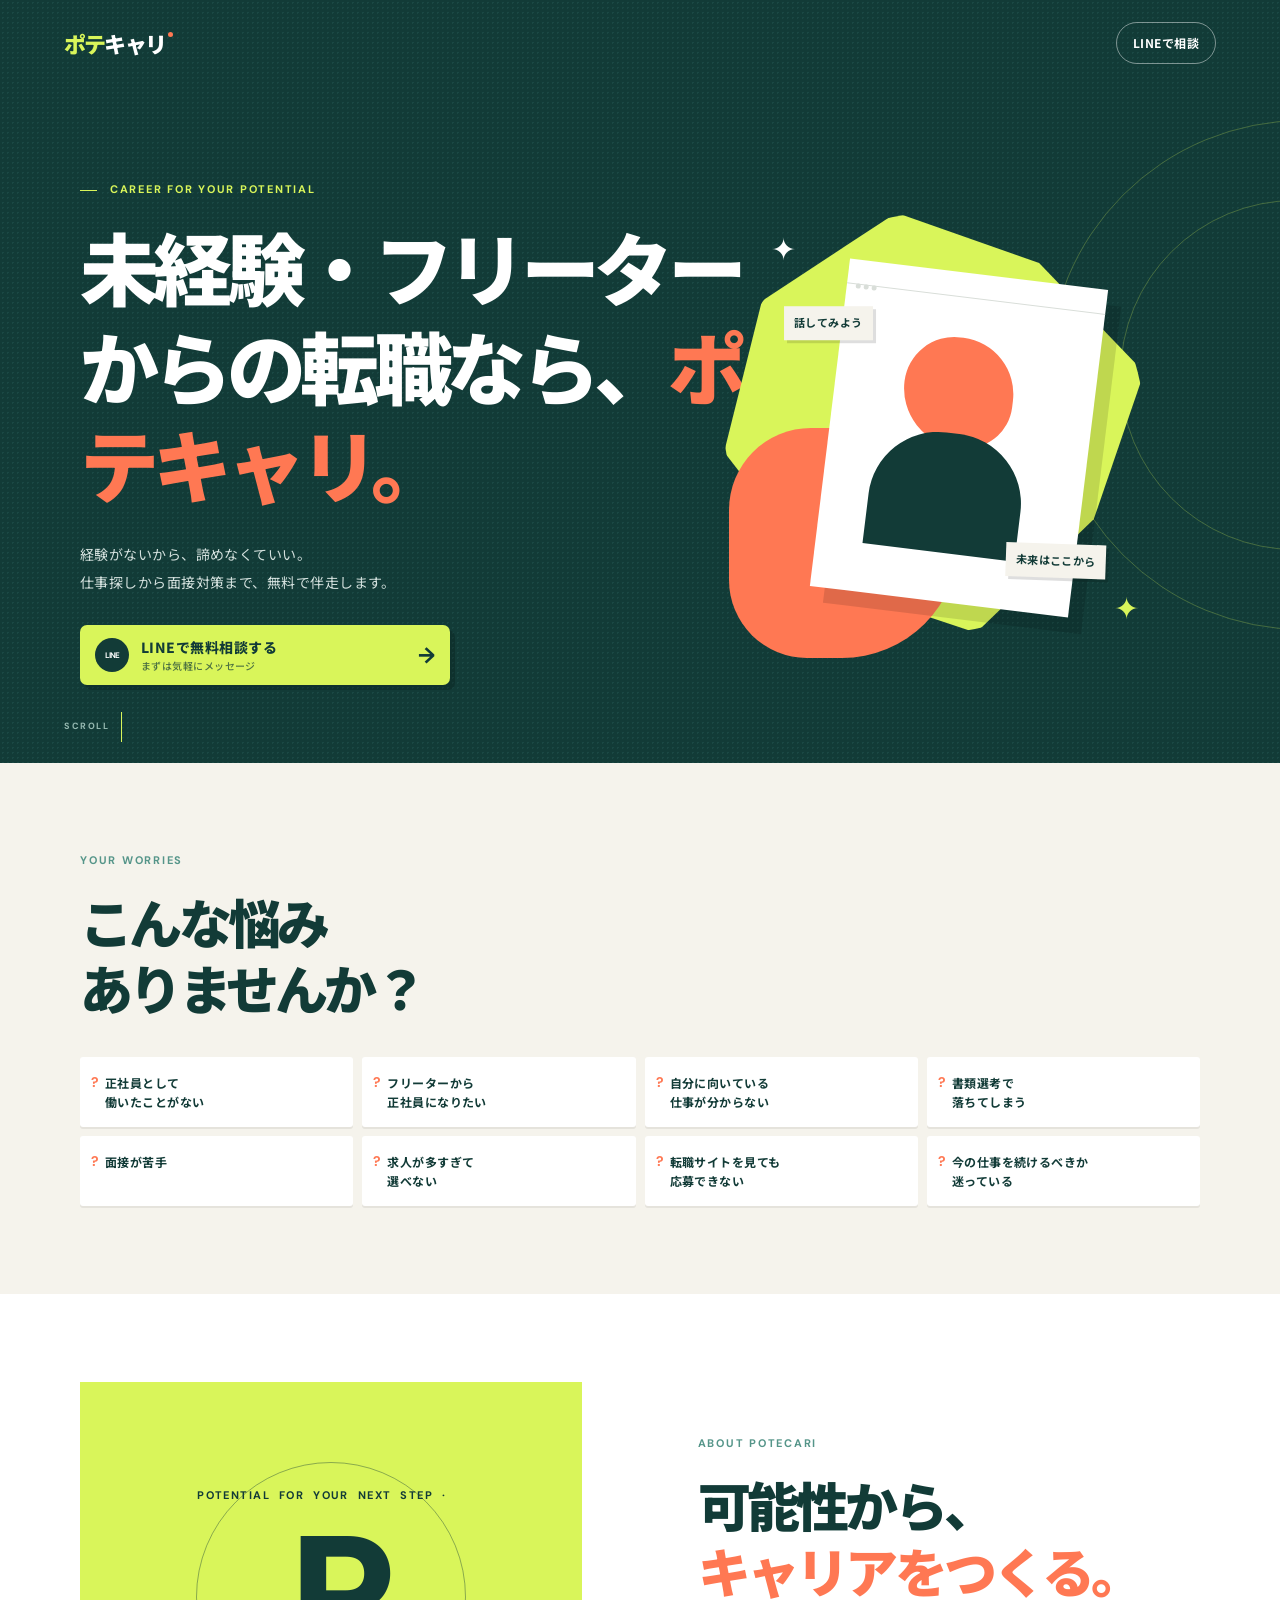
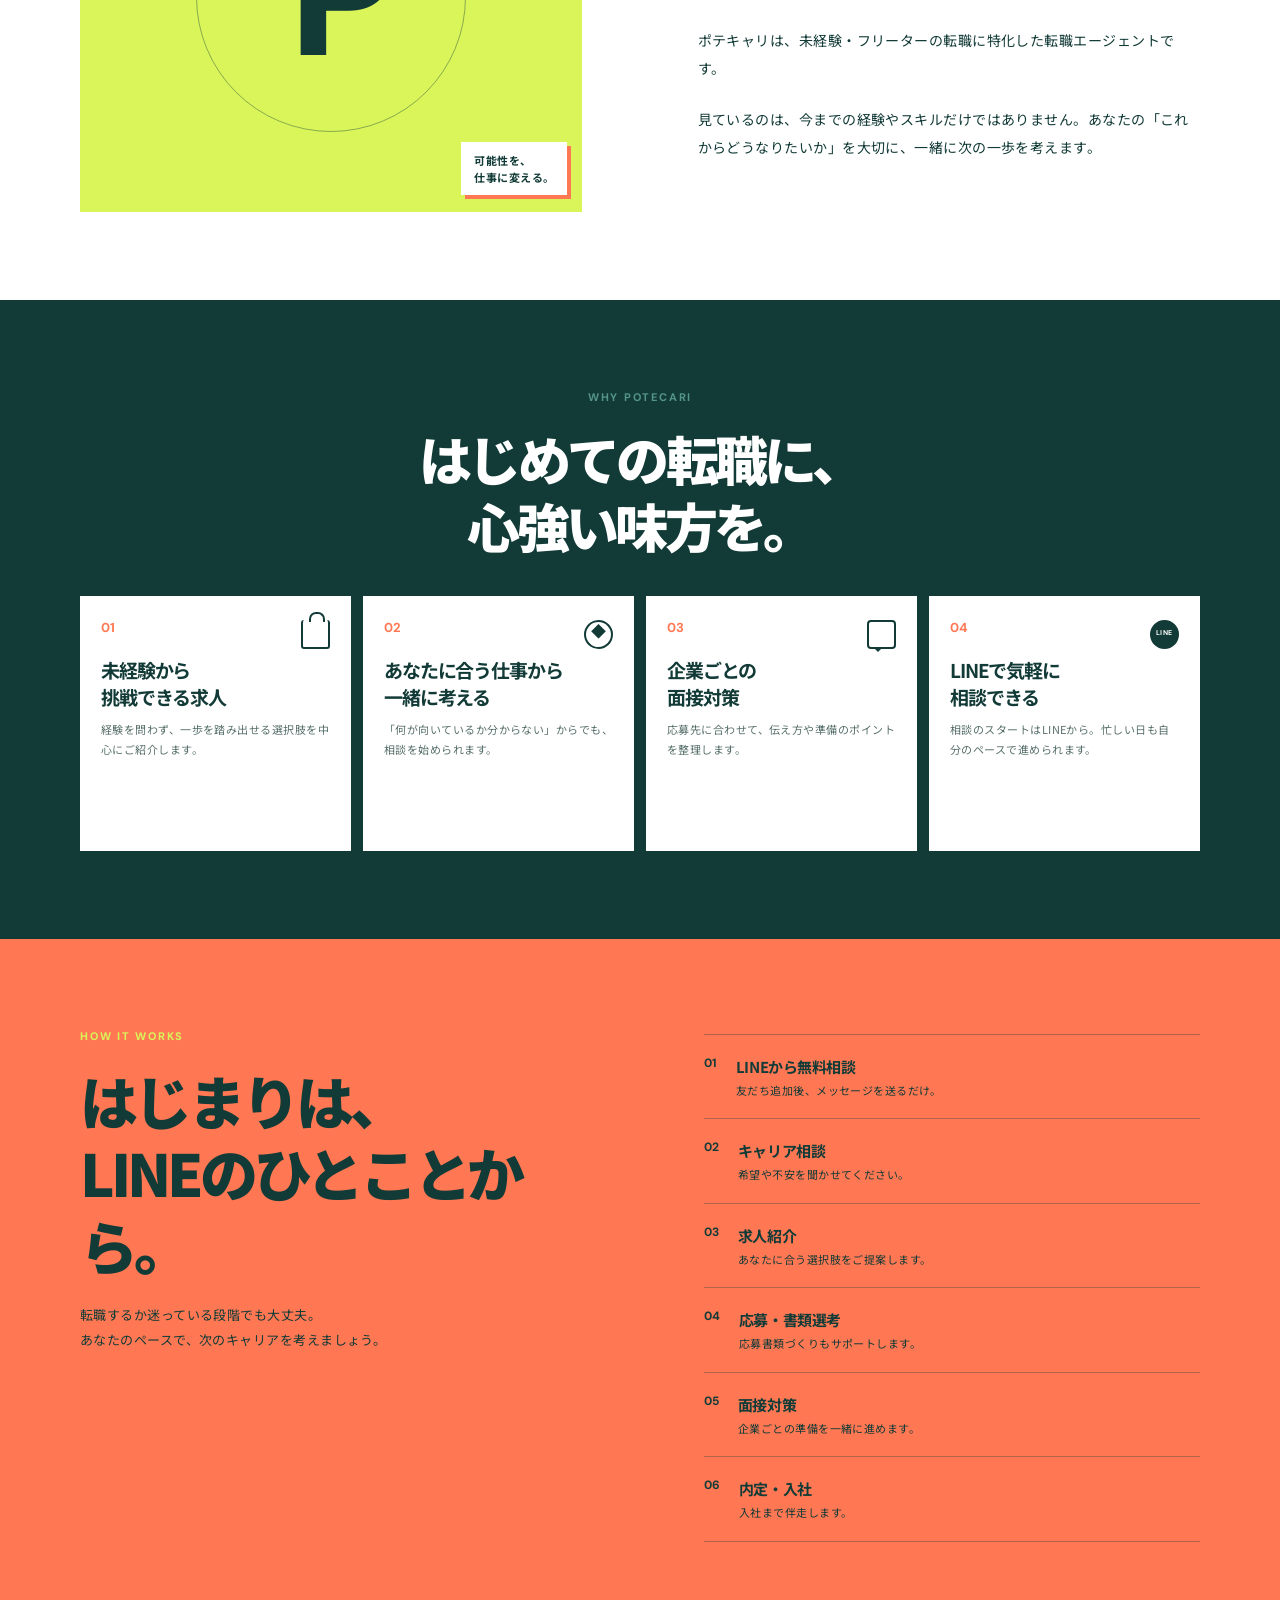
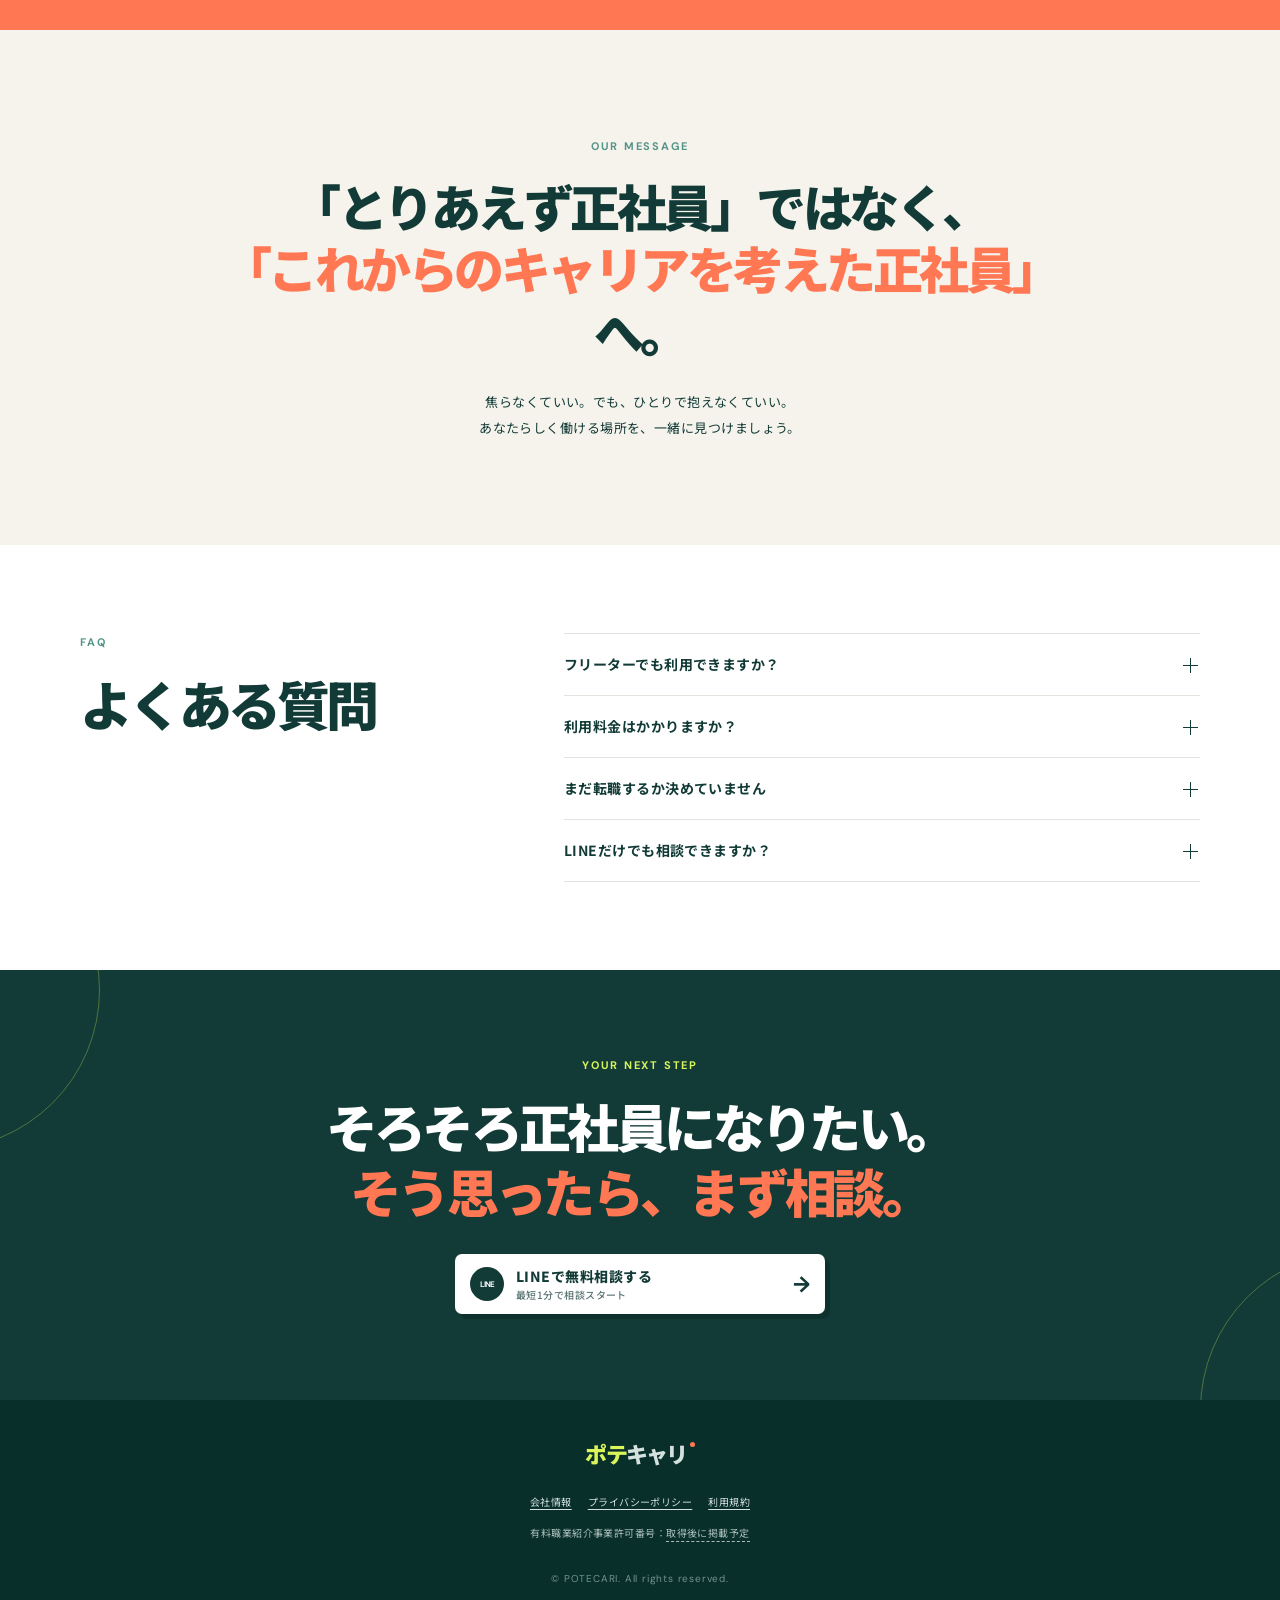
<file: index.html>
<!doctype html>
<html lang="ja">
<head>
  <script type="application/ld+json">
{
  "@context": "https://schema.org",
  "@type": "WebSite",
  "name": "ポテキャリ",
  "url": "https://potecari-lp-public.vercel.app/"
}
</script>
  <meta charset="utf-8">
  <meta name="google-site-verification" content="hh4vtnW7W467KeeMRlnfvdAeL01IjpplAnAd-NgaeJI">
  <meta name="viewport" content="width=device-width, initial-scale=1">
  <meta name="description" content="ポテキャリは、未経験・フリーターから正社員を目指す方のための転職エージェントです。仕事探しから応募書類・面接対策まで、LINEで無料相談できます。">
  <meta name="robots" content="index,follow,max-image-preview:large">
  <meta name="theme-color" content="#104b45">
  <link rel="canonical" href="https://potecari-lp-public.vercel.app/">
  <link rel="icon" href="S__124329987.jpg" type="image/jpeg">
  <meta property="og:type" content="website">
  <meta property="og:locale" content="ja_JP">
  <meta property="og:site_name" content="ポテキャリ">
  <meta property="og:title" content="ポテキャリ｜未経験・フリーター向け転職エージェント">
  <meta property="og:description" content="未経験・フリーターから正社員を目指す方へ。仕事探しから面接対策まで、LINEで無料相談できます。">
  <meta property="og:url" content="https://potecari-lp-public.vercel.app/">
  <meta property="og:image" content="https://potecari-lp-public.vercel.app/ogp.svg">
  <meta property="og:image:alt" content="ポテキャリ｜未経験・フリーターの転職をサポート">
  <meta name="twitter:card" content="summary_large_image">
  <meta name="twitter:title" content="ポテキャリ｜未経験・フリーター向け転職エージェント">
  <meta name="twitter:description" content="未経験・フリーターから正社員を目指す方へ。LINEで無料相談できます。">
  <meta name="twitter:image" content="https://potecari-lp-public.vercel.app/ogp.svg">
  <title>ポテキャリ｜未経験・フリーター向け転職エージェント｜無料相談</title>
  <link rel="preconnect" href="https://fonts.googleapis.com">
  <link rel="preconnect" href="https://fonts.gstatic.com" crossorigin>
  <link href="https://fonts.googleapis.com/css2?family=DM+Sans:wght@500;600;700&family=Noto+Sans+JP:wght@400;500;600;700;800;900&display=swap" rel="stylesheet">
  <link rel="stylesheet" href="style.css">
  <script type="application/ld+json">
  {"@context":"https://schema.org","@type":"Service","name":"ポテキャリ","description":"未経験・フリーターから正社員を目指す方の転職をサポートする転職エージェント","url":"https://potecari-lp-public.vercel.app/","areaServed":{"@type":"Country","name":"日本"},"audience":{"@type":"Audience","audienceType":"未経験・フリーターから正社員を目指す求職者"},"availableChannel":{"@type":"ServiceChannel","serviceUrl":"https://lin.ee/Qs5M61v"}}
  </script>
</head>
<body>
  <a class="skip-link" href="#main">本文へ移動</a>
  <header class="header"><a class="logo" href="#top" aria-label="ポテキャリ トップへ"><span>ポテ</span>キャリ<i></i></a><a class="header-cta" href="https://lin.ee/Qs5M61v" target="_blank" rel="noopener noreferrer">LINEで相談</a></header>
  <main id="main">
    <section class="hero" id="top" aria-labelledby="hero-title">
      <div class="hero-noise"></div><div class="hero-orbit orbit-a"></div><div class="hero-orbit orbit-b"></div>
      <div class="container hero-grid">
        <div class="hero-copy">
          <p class="eyebrow light"><span></span> CAREER FOR YOUR POTENTIAL</p>
          <h1 id="hero-title"><span style="white-space: nowrap;">未経験・フリーター</span><br>からの転職なら、<em>ポテキャリ。</em></h1>
          <p class="hero-lead">経験がないから、諦めなくていい。<br>仕事探しから面接対策まで、無料で伴走します。</p>
          <a class="line-button large" href="https://lin.ee/Qs5M61v" target="_blank" rel="noopener noreferrer"><b class="line-mark">LINE</b><span>LINEで無料相談する<small>まずは気軽にメッセージ</small></span><strong>→</strong></a>
        </div>
        <div class="hero-art" aria-hidden="true"><div class="blob blob-one"></div><div class="blob blob-two"></div><div class="person-card"><div class="card-top"><span></span><span></span><span></span></div><div class="person"><div class="head"></div><div class="body"></div></div><div class="chat chat-one">話してみよう</div><div class="chat chat-two">未来はここから</div></div><div class="spark spark-a">✦</div><div class="spark spark-b">✦</div></div>
      </div>
      <p class="hero-scroll">SCROLL <span></span></p>
    </section>
    <section class="section worries" aria-labelledby="worries-title"><div class="container"><div class="section-head reveal"><p class="eyebrow">YOUR WORRIES</p><h2 id="worries-title">こんな悩み<br>ありませんか？</h2></div><ul class="worry-grid reveal-stagger"><li>正社員として<br>働いたことがない</li><li>フリーターから<br>正社員になりたい</li><li>自分に向いている<br>仕事が分からない</li><li>書類選考で<br>落ちてしまう</li><li>面接が苦手</li><li>求人が多すぎて<br>選べない</li><li>転職サイトを見ても<br>応募できない</li><li>今の仕事を続けるべきか<br>迷っている</li></ul></div></section>
    <section class="section intro" aria-labelledby="intro-title"><div class="container intro-layout"><div class="intro-graphic reveal"><div class="circle-text">POTENTIAL&nbsp; FOR&nbsp; YOUR&nbsp; NEXT&nbsp; STEP&nbsp; ·&nbsp;</div><div class="potential">P</div><div class="tiny-card">可能性を、<br>仕事に変える。</div></div><div class="intro-copy reveal"><p class="eyebrow">ABOUT POTECARI</p><h2 id="intro-title">可能性から、<br><em>キャリアをつくる。</em></h2><p>ポテキャリは、未経験・フリーターの転職に特化した転職エージェントです。</p><p>見ているのは、今までの経験やスキルだけではありません。あなたの「これからどうなりたいか」を大切に、一緒に次の一歩を考えます。</p></div></div></section>
    <section class="section reasons" aria-labelledby="reasons-title"><div class="container"><div class="section-head centered reveal"><p class="eyebrow">WHY POTECARI</p><h2 id="reasons-title">はじめての転職に、<br>心強い味方を。</h2></div><div class="reason-grid"><article class="reason-card reveal"><div class="reason-num">01</div><div class="icon bag" aria-hidden="true"></div><h3>未経験から<br>挑戦できる求人</h3><p>経験を問わず、一歩を踏み出せる選択肢を中心にご紹介します。</p></article><article class="reason-card reveal"><div class="reason-num">02</div><div class="icon compass" aria-hidden="true"></div><h3>あなたに合う仕事から<br>一緒に考える</h3><p>「何が向いているか分からない」からでも、相談を始められます。</p></article><article class="reason-card reveal"><div class="reason-num">03</div><div class="icon message" aria-hidden="true"></div><h3>企業ごとの<br>面接対策</h3><p>応募先に合わせて、伝え方や準備のポイントを整理します。</p></article><article class="reason-card reveal"><div class="reason-num">04</div><div class="icon line-icon" aria-hidden="true"></div><h3>LINEで気軽に<br>相談できる</h3><p>相談のスタートはLINEから。忙しい日も自分のペースで進められます。</p></article></div></div></section>
    <section class="section process" aria-labelledby="process-title"><div class="container"><div class="process-intro reveal"><p class="eyebrow light">HOW IT WORKS</p><h2 id="process-title">はじまりは、<br>LINEのひとことから。</h2><p>転職するか迷っている段階でも大丈夫。<br>あなたのペースで、次のキャリアを考えましょう。</p></div><ol class="steps"><li class="reveal"><b>01</b><div><h3>LINEから無料相談</h3><p>友だち追加後、メッセージを送るだけ。</p></div></li><li class="reveal"><b>02</b><div><h3>キャリア相談</h3><p>希望や不安を聞かせてください。</p></div></li><li class="reveal"><b>03</b><div><h3>求人紹介</h3><p>あなたに合う選択肢をご提案します。</p></div></li><li class="reveal"><b>04</b><div><h3>応募・書類選考</h3><p>応募書類づくりもサポートします。</p></div></li><li class="reveal"><b>05</b><div><h3>面接対策</h3><p>企業ごとの準備を一緒に進めます。</p></div></li><li class="reveal"><b>06</b><div><h3>内定・入社</h3><p>入社まで伴走します。</p></div></li></ol></div></section>
    <section class="message-section"><div class="container reveal"><p class="eyebrow">OUR MESSAGE</p><blockquote>「とりあえず正社員」ではなく、<br><em>「これからのキャリアを考えた正社員」</em>へ。</blockquote><p class="message-copy">焦らなくていい。でも、ひとりで抱えなくていい。<br>あなたらしく働ける場所を、一緒に見つけましょう。</p></div></section>
    <section class="section faq" aria-labelledby="faq-title"><div class="container faq-layout"><div class="section-head reveal"><p class="eyebrow">FAQ</p><h2 id="faq-title">よくある質問</h2></div><div class="faq-list reveal"><details><summary>フリーターでも利用できますか？<span></span></summary><p>はい。フリーター、既卒の方、正社員経験が少ない方など、これから正社員を目指したい方のご相談を受け付けています。</p></details><details><summary>利用料金はかかりますか？<span></span></summary><p>求職者の方は無料でご利用いただけます。相談から求人紹介、選考対策まで費用はかかりません。</p></details><details><summary>まだ転職するか決めていません<span></span></summary><p>もちろん大丈夫です。転職するか迷っている段階でも、今後の働き方について気軽にご相談ください。</p></details><details><summary>LINEだけでも相談できますか？<span></span></summary><p>はい。まずは公式LINEを友だち追加して、気になることをメッセージでお送りください。</p></details></div></div></section>
    <section class="final-cta" id="contact"><div class="cta-shape shape-left"></div><div class="cta-shape shape-right"></div><div class="container reveal"><p class="eyebrow light">YOUR NEXT STEP</p><h2>そろそろ正社員になりたい。<br><em>そう思ったら、まず相談。</em></h2><a class="line-button large white" href="https://lin.ee/Qs5M61v" target="_blank" rel="noopener noreferrer"><b class="line-mark">LINE</b><span>LINEで無料相談する<small>最短1分で相談スタート</small></span><strong>→</strong></a></div></section>
  </main>
  <footer><a class="logo" href="#top"><span>ポテ</span>キャリ<i></i></a><div class="footer-links"><a href="company.html">会社情報</a><a href="privacy.html">プライバシーポリシー</a><a href="terms.html">利用規約</a></div><p class="license-placeholder">有料職業紹介事業許可番号：<span>取得後に掲載予定</span></p><small>© POTECARI. All rights reserved.</small></footer>
  <a class="bottom-cta" href="https://lin.ee/Qs5M61v" target="_blank" rel="noopener noreferrer"><b class="line-mark">LINE</b>LINEで無料相談する <span>→</span></a>
  <script src="script.js" defer></script>
</body>
</html>
</file>
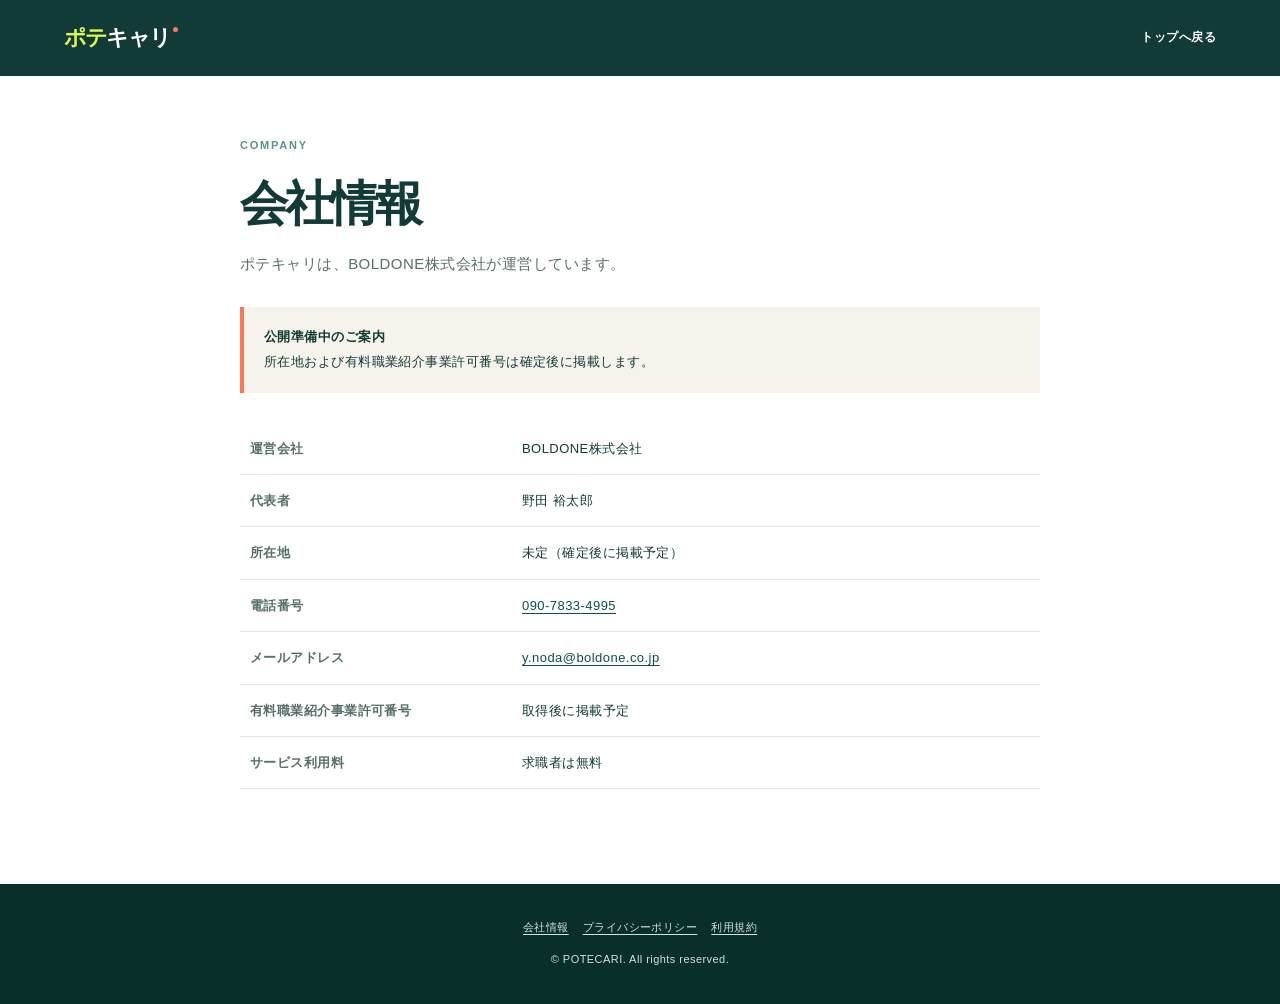
<file: company.html>
<!doctype html>
<html lang="ja"><head><meta charset="utf-8"><meta name="viewport" content="width=device-width, initial-scale=1"><meta name="description" content="ポテキャリの運営会社情報です。"><meta name="robots" content="noindex,follow"><link rel="icon" href="favicon.svg" type="image/svg+xml"><link rel="stylesheet" href="style.css"><title>会社情報｜ポテキャリ</title><style>.subhead{height:76px;background:#123b37;color:#fff;display:flex;align-items:center;justify-content:space-between;padding:0 clamp(20px,5vw,72px)}.back{font-size:12px;font-weight:700}.legal{max-width:800px;padding:60px 0 95px}.legal h1{font-size:clamp(31px,5vw,48px);letter-spacing:-.06em;line-height:1.3;margin:0 0 10px}.lead{color:#58706b}.note{background:#f5f3ec;border-left:4px solid #ff7853;padding:18px 20px;font-size:13px;line-height:1.9;margin:30px 0}.company{width:100%;border-collapse:collapse;margin-top:22px;font-size:13px}.company th,.company td{border-bottom:1px solid #e0e5dd;padding:14px 10px;text-align:left;vertical-align:top}.company th{width:34%;color:#58706b}.company a{color:#0d5149;text-decoration:underline;text-underline-offset:3px}.subfoot{padding:34px 20px;text-align:center;background:#092f2b;color:#d4e1de;font-size:11px}.subfoot nav{display:flex;gap:14px;justify-content:center;flex-wrap:wrap;margin-bottom:12px}.subfoot a{text-decoration:underline;text-underline-offset:3px}</style></head>
<body><a class="skip-link" href="#main">本文へ移動</a><header class="subhead"><a class="logo" href="index.html"><span>ポテ</span>キャリ<i></i></a><a class="back" href="index.html">トップへ戻る</a></header><main id="main"><div class="container legal"><p class="eyebrow">COMPANY</p><h1>会社情報</h1><p class="lead">ポテキャリは、BOLDONE株式会社が運営しています。</p><div class="note"><strong>公開準備中のご案内</strong><br>所在地および有料職業紹介事業許可番号は確定後に掲載します。</div><table class="company"><tbody><tr><th>運営会社</th><td>BOLDONE株式会社</td></tr><tr><th>代表者</th><td>野田 裕太郎</td></tr><tr><th>所在地</th><td>未定（確定後に掲載予定）</td></tr><tr><th>電話番号</th><td><a href="tel:09078334995">090-7833-4995</a></td></tr><tr><th>メールアドレス</th><td><a href="mailto:y.noda@boldone.co.jp">y.noda@boldone.co.jp</a></td></tr><tr><th>有料職業紹介事業許可番号</th><td>取得後に掲載予定</td></tr><tr><th>サービス利用料</th><td>求職者は無料</td></tr></tbody></table></div></main><footer class="subfoot"><nav><a href="company.html">会社情報</a><a href="privacy.html">プライバシーポリシー</a><a href="terms.html">利用規約</a></nav>© POTECARI. All rights reserved.</footer></body></html>
</file>
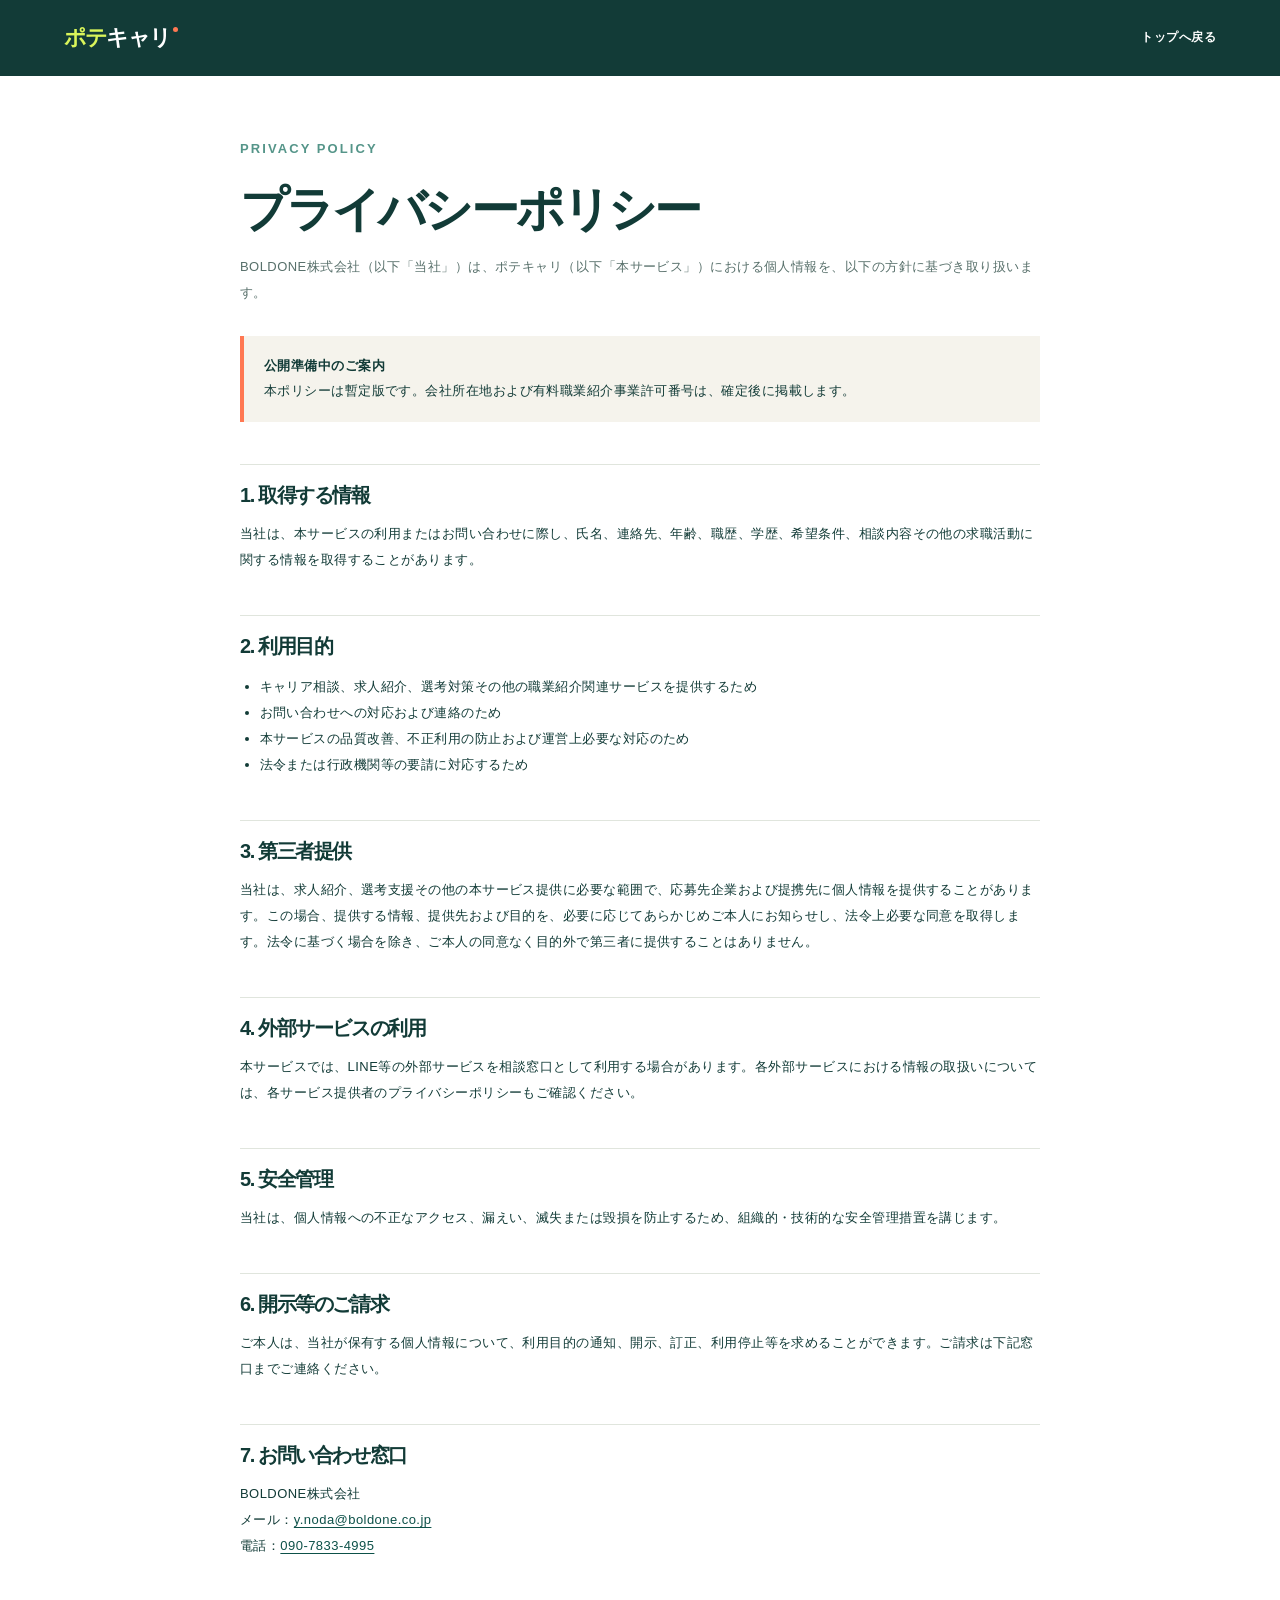
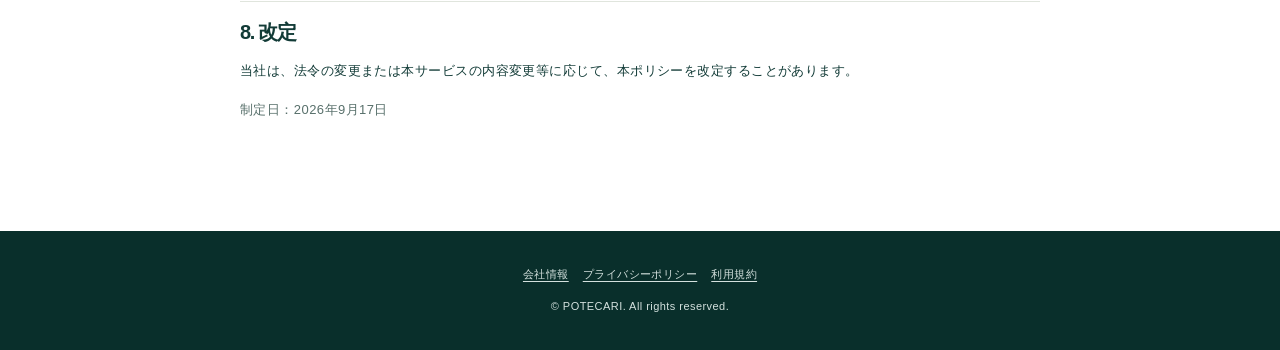
<file: privacy.html>
<!doctype html>
<html lang="ja"><head><meta charset="utf-8"><meta name="viewport" content="width=device-width, initial-scale=1"><meta name="description" content="ポテキャリのプライバシーポリシーです。"><meta name="robots" content="noindex,follow"><link rel="icon" href="favicon.svg" type="image/svg+xml"><link rel="stylesheet" href="style.css"><title>プライバシーポリシー｜ポテキャリ</title><style>.subhead{height:76px;background:#123b37;color:#fff;display:flex;align-items:center;justify-content:space-between;padding:0 clamp(20px,5vw,72px)}.back{font-size:12px;font-weight:700}.legal{max-width:800px;padding:60px 0 95px}.legal h1{font-size:clamp(31px,5vw,48px);letter-spacing:-.06em;line-height:1.3;margin:0 0 10px}.legal h2{font-size:20px;margin:42px 0 12px;padding-top:18px;border-top:1px solid #e0e5dd}.legal p,.legal li{font-size:13px;line-height:2}.legal ul{padding-left:1.3em}.lead{color:#58706b}.note{background:#f5f3ec;border-left:4px solid #ff7853;padding:18px 20px;font-size:13px;line-height:1.9;margin:30px 0}.subfoot{padding:34px 20px;text-align:center;background:#092f2b;color:#d4e1de;font-size:11px}.subfoot nav{display:flex;gap:14px;justify-content:center;flex-wrap:wrap;margin-bottom:12px}.subfoot a{text-decoration:underline;text-underline-offset:3px}.legal a{color:#0d5149;text-decoration:underline;text-underline-offset:3px}</style></head>
<body><a class="skip-link" href="#main">本文へ移動</a><header class="subhead"><a class="logo" href="index.html"><span>ポテ</span>キャリ<i></i></a><a class="back" href="index.html">トップへ戻る</a></header><main id="main"><div class="container legal"><p class="eyebrow">PRIVACY POLICY</p><h1>プライバシーポリシー</h1><p class="lead">BOLDONE株式会社（以下「当社」）は、ポテキャリ（以下「本サービス」）における個人情報を、以下の方針に基づき取り扱います。</p><div class="note"><strong>公開準備中のご案内</strong><br>本ポリシーは暫定版です。会社所在地および有料職業紹介事業許可番号は、確定後に掲載します。</div><h2>1. 取得する情報</h2><p>当社は、本サービスの利用またはお問い合わせに際し、氏名、連絡先、年齢、職歴、学歴、希望条件、相談内容その他の求職活動に関する情報を取得することがあります。</p><h2>2. 利用目的</h2><ul><li>キャリア相談、求人紹介、選考対策その他の職業紹介関連サービスを提供するため</li><li>お問い合わせへの対応および連絡のため</li><li>本サービスの品質改善、不正利用の防止および運営上必要な対応のため</li><li>法令または行政機関等の要請に対応するため</li></ul><h2>3. 第三者提供</h2><p>当社は、求人紹介、選考支援その他の本サービス提供に必要な範囲で、応募先企業および提携先に個人情報を提供することがあります。この場合、提供する情報、提供先および目的を、必要に応じてあらかじめご本人にお知らせし、法令上必要な同意を取得します。法令に基づく場合を除き、ご本人の同意なく目的外で第三者に提供することはありません。</p><h2>4. 外部サービスの利用</h2><p>本サービスでは、LINE等の外部サービスを相談窓口として利用する場合があります。各外部サービスにおける情報の取扱いについては、各サービス提供者のプライバシーポリシーもご確認ください。</p><h2>5. 安全管理</h2><p>当社は、個人情報への不正なアクセス、漏えい、滅失または毀損を防止するため、組織的・技術的な安全管理措置を講じます。</p><h2>6. 開示等のご請求</h2><p>ご本人は、当社が保有する個人情報について、利用目的の通知、開示、訂正、利用停止等を求めることができます。ご請求は下記窓口までご連絡ください。</p><h2>7. お問い合わせ窓口</h2><p>BOLDONE株式会社<br>メール：<a href="mailto:y.noda@boldone.co.jp">y.noda@boldone.co.jp</a><br>電話：<a href="tel:09078334995">090-7833-4995</a></p><h2>8. 改定</h2><p>当社は、法令の変更または本サービスの内容変更等に応じて、本ポリシーを改定することがあります。</p><p class="lead">制定日：2026年9月17日</p></div></main><footer class="subfoot"><nav><a href="company.html">会社情報</a><a href="privacy.html">プライバシーポリシー</a><a href="terms.html">利用規約</a></nav>© POTECARI. All rights reserved.</footer></body></html>
</file>
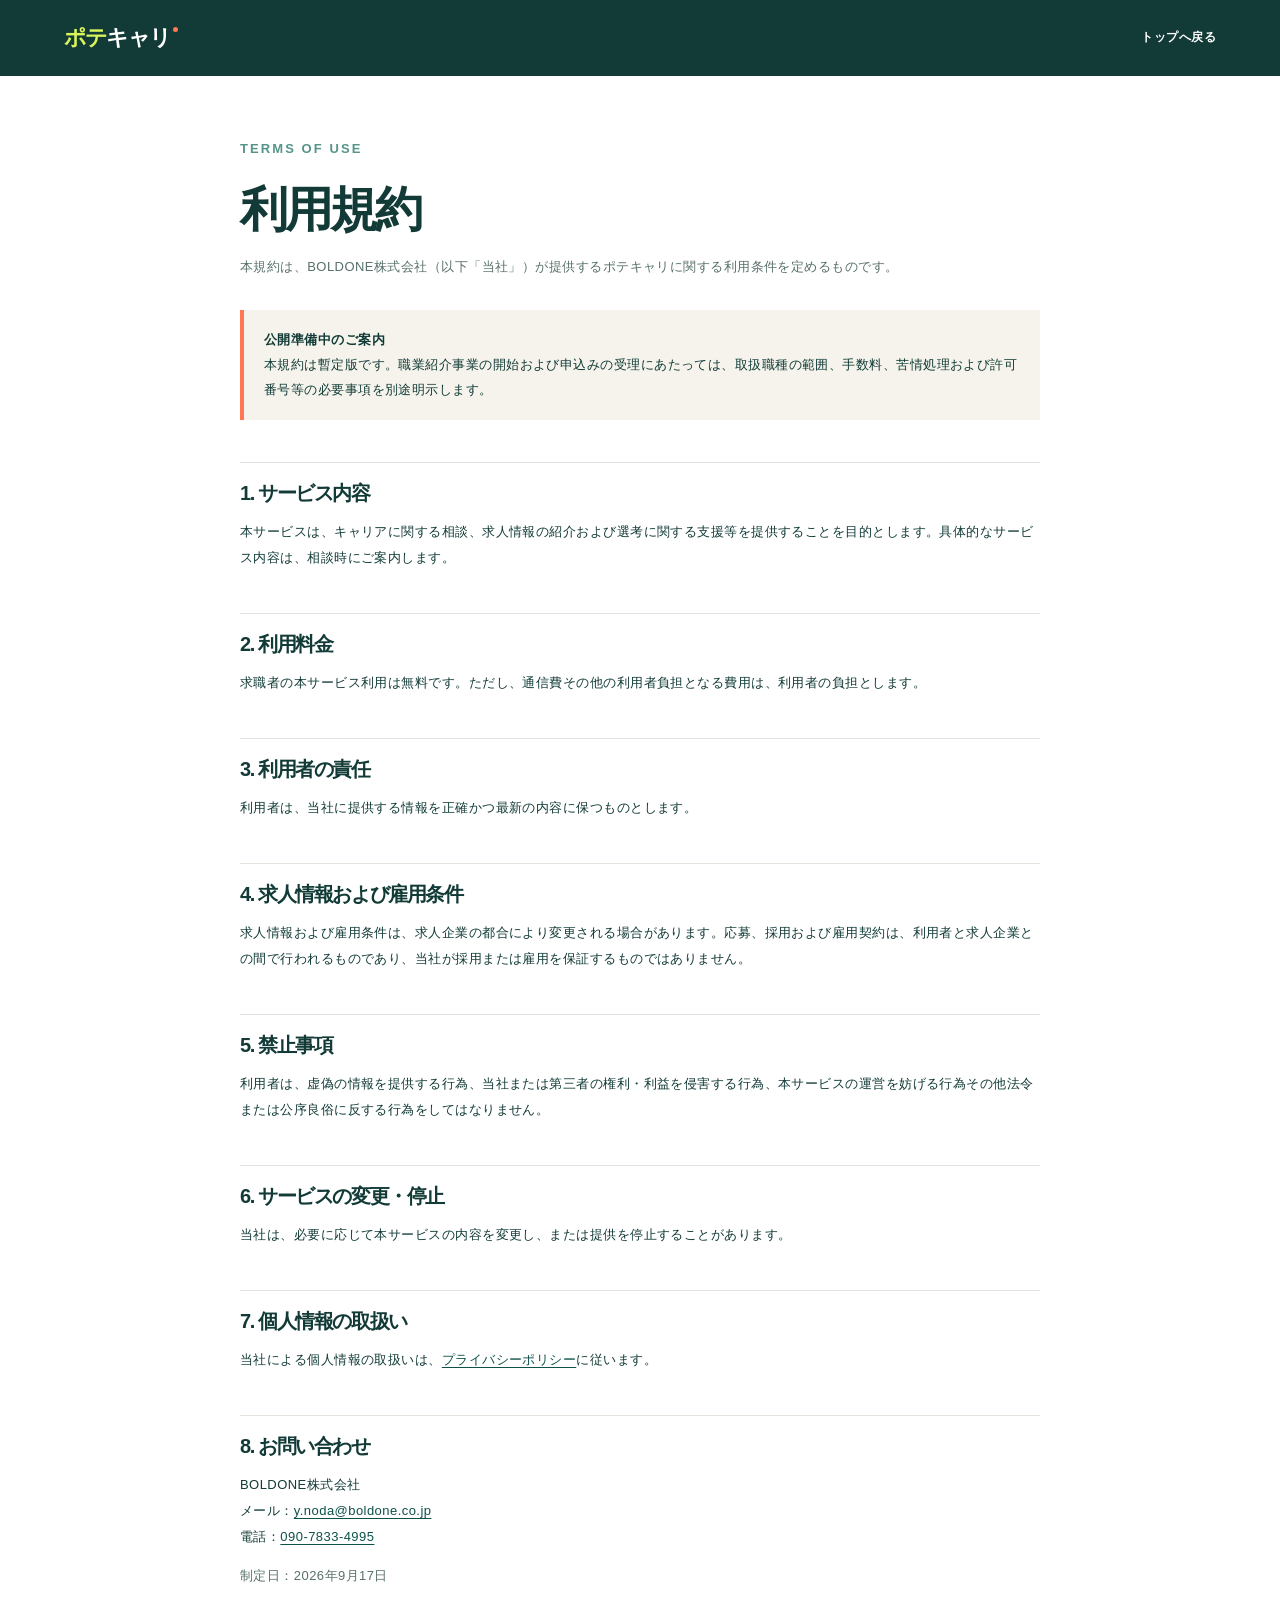
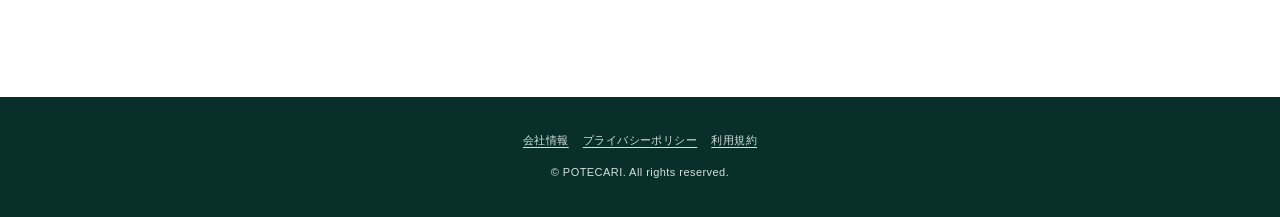
<file: terms.html>
<!doctype html>
<html lang="ja"><head><meta charset="utf-8"><meta name="viewport" content="width=device-width, initial-scale=1"><meta name="description" content="ポテキャリの利用規約です。"><meta name="robots" content="noindex,follow"><link rel="icon" href="favicon.svg" type="image/svg+xml"><link rel="stylesheet" href="style.css"><title>利用規約｜ポテキャリ</title><style>.subhead{height:76px;background:#123b37;color:#fff;display:flex;align-items:center;justify-content:space-between;padding:0 clamp(20px,5vw,72px)}.back{font-size:12px;font-weight:700}.legal{max-width:800px;padding:60px 0 95px}.legal h1{font-size:clamp(31px,5vw,48px);letter-spacing:-.06em;line-height:1.3;margin:0 0 10px}.legal h2{font-size:20px;margin:42px 0 12px;padding-top:18px;border-top:1px solid #e0e5dd}.legal p{font-size:13px;line-height:2}.lead{color:#58706b}.note{background:#f5f3ec;border-left:4px solid #ff7853;padding:18px 20px;font-size:13px;line-height:1.9;margin:30px 0}.subfoot{padding:34px 20px;text-align:center;background:#092f2b;color:#d4e1de;font-size:11px}.subfoot nav{display:flex;gap:14px;justify-content:center;flex-wrap:wrap;margin-bottom:12px}.subfoot a,.legal a{color:inherit;text-decoration:underline;text-underline-offset:3px}.legal a{color:#0d5149}</style></head>
<body><a class="skip-link" href="#main">本文へ移動</a><header class="subhead"><a class="logo" href="index.html"><span>ポテ</span>キャリ<i></i></a><a class="back" href="index.html">トップへ戻る</a></header><main id="main"><div class="container legal"><p class="eyebrow">TERMS OF USE</p><h1>利用規約</h1><p class="lead">本規約は、BOLDONE株式会社（以下「当社」）が提供するポテキャリに関する利用条件を定めるものです。</p><div class="note"><strong>公開準備中のご案内</strong><br>本規約は暫定版です。職業紹介事業の開始および申込みの受理にあたっては、取扱職種の範囲、手数料、苦情処理および許可番号等の必要事項を別途明示します。</div><h2>1. サービス内容</h2><p>本サービスは、キャリアに関する相談、求人情報の紹介および選考に関する支援等を提供することを目的とします。具体的なサービス内容は、相談時にご案内します。</p><h2>2. 利用料金</h2><p>求職者の本サービス利用は無料です。ただし、通信費その他の利用者負担となる費用は、利用者の負担とします。</p><h2>3. 利用者の責任</h2><p>利用者は、当社に提供する情報を正確かつ最新の内容に保つものとします。</p><h2>4. 求人情報および雇用条件</h2><p>求人情報および雇用条件は、求人企業の都合により変更される場合があります。応募、採用および雇用契約は、利用者と求人企業との間で行われるものであり、当社が採用または雇用を保証するものではありません。</p><h2>5. 禁止事項</h2><p>利用者は、虚偽の情報を提供する行為、当社または第三者の権利・利益を侵害する行為、本サービスの運営を妨げる行為その他法令または公序良俗に反する行為をしてはなりません。</p><h2>6. サービスの変更・停止</h2><p>当社は、必要に応じて本サービスの内容を変更し、または提供を停止することがあります。</p><h2>7. 個人情報の取扱い</h2><p>当社による個人情報の取扱いは、<a href="privacy.html">プライバシーポリシー</a>に従います。</p><h2>8. お問い合わせ</h2><p>BOLDONE株式会社<br>メール：<a href="mailto:y.noda@boldone.co.jp">y.noda@boldone.co.jp</a><br>電話：<a href="tel:09078334995">090-7833-4995</a></p><p class="lead">制定日：2026年9月17日</p></div></main><footer class="subfoot"><nav><a href="company.html">会社情報</a><a href="privacy.html">プライバシーポリシー</a><a href="terms.html">利用規約</a></nav>© POTECARI. All rights reserved.</footer></body></html>
</file>
<file: style.css>
:root{--ink:#123b37;--green:#0d5149;--lime:#d9f55a;--cream:#f5f3ec;--orange:#ff7853;--line:#e0e5dd;--jp:'Noto Sans JP',sans-serif;--en:'DM Sans',sans-serif}*{box-sizing:border-box}html{scroll-behavior:smooth}body{margin:0;color:var(--ink);background:#fff;font-family:var(--jp);font-size:15px;line-height:1.8;letter-spacing:.03em}a{color:inherit;text-decoration:none}.skip-link{position:fixed;left:12px;top:-50px;background:#fff;padding:7px 12px;z-index:100;transition:top .2s}.skip-link:focus{top:12px}.header{height:76px;display:flex;align-items:center;justify-content:space-between;padding:0 clamp(20px,5vw,72px);position:absolute;z-index:10;width:100%;color:#fff}.logo{font-weight:900;font-size:22px;letter-spacing:-.08em;line-height:1;position:relative}.logo span{color:var(--lime)}.logo i{width:5px;height:5px;background:var(--orange);display:inline-block;margin-left:3px;border-radius:50%;vertical-align:top}.header-cta{font-size:12px;padding:8px 13px;border:1px solid rgba(255,255,255,.45);border-radius:99px;font-weight:700}.container{width:min(1120px,calc(100% - 40px));margin:auto}.hero{background:var(--ink);color:#fff;min-height:670px;position:relative;overflow:hidden;padding:144px 0 78px}.hero-grid{position:relative;z-index:1}.eyebrow{font-family:var(--en);font-size:11px;font-weight:700;letter-spacing:.16em;margin:0 0 17px;color:#559589}.eyebrow.light{color:var(--lime)}.eyebrow span{display:inline-block;width:17px;border-top:1px solid currentColor;vertical-align:middle;margin-right:8px}.hero h1,h2,blockquote{letter-spacing:-.07em;line-height:1.25;margin:0;font-weight:900}.hero h1{font-size:clamp(38px,8vw,79px)}em{font-style:normal;color:var(--orange)}.hero-lead{font-size:14px;line-height:2;margin:27px 0 29px;color:#d4e1de}.line-button{display:inline-flex;align-items:center;gap:12px;border-radius:7px;background:var(--lime);color:var(--ink);font-weight:800;padding:11px 16px;box-shadow:5px 5px 0 rgba(0,0,0,.17);transition:transform .2s,box-shadow .2s}.line-button:hover{transform:translate(2px,2px);box-shadow:2px 2px 0 rgba(0,0,0,.17)}.line-button.large{width:min(100%,370px);padding:13px 15px}.line-mark{font-family:var(--en);font-size:8px;letter-spacing:-.1em;border-radius:50%;width:34px;height:34px;display:grid;place-items:center;background:var(--ink);color:#fff}.line-button span{line-height:1.35;font-size:14px;flex:1}.line-button small{display:block;font-size:10px;font-weight:500;opacity:.7;margin-top:2px}.line-button strong{font:700 22px var(--en)}.hero-art{display:none}.hero-noise{position:absolute;inset:0;opacity:.2;background-image:radial-gradient(#fff 1px,transparent 1px);background-size:5px 5px;mix-blend-mode:soft-light}.hero-orbit{position:absolute;border:1px solid rgba(217,245,90,.25);border-radius:50%}.orbit-a{width:510px;height:510px;right:-278px;top:120px}.orbit-b{width:350px;height:350px;right:-190px;top:200px}.hero-scroll{position:absolute;left:20px;bottom:21px;margin:0;font:700 9px var(--en);letter-spacing:.17em;color:#96b9b1}.hero-scroll span{display:inline-block;height:30px;border-left:1px solid var(--lime);vertical-align:middle;margin-left:8px}.section{padding:88px 0}.section h2{font-size:clamp(32px,6vw,53px)}.worries{background:var(--cream)}.worry-grid{padding:0;margin:36px 0 0;display:grid;grid-template-columns:1fr 1fr;gap:9px;list-style:none}.worry-grid li{background:#fff;padding:16px 13px;font-size:12px;font-weight:700;line-height:1.6;border-radius:3px;box-shadow:0 2px 0 #e5e3dc;position:relative;padding-left:25px}.worry-grid li:before{content:'?';font:700 14px var(--en);color:var(--orange);position:absolute;left:11px}.intro{overflow:hidden}.intro-layout{display:grid;gap:51px}.intro-graphic{height:320px;background:var(--lime);position:relative;overflow:hidden;display:grid;place-items:center}.potential{font:900 170px/1 var(--en);letter-spacing:-.14em;position:relative;z-index:1;color:var(--ink)}.circle-text{font:700 11px var(--en);letter-spacing:.13em;position:absolute;width:270px;height:270px;border:1px solid rgba(18,59,55,.4);border-radius:50%;display:grid;place-items:start;text-align:center;padding-top:25px;animation:spin 22s linear infinite}.tiny-card{position:absolute;bottom:17px;right:15px;background:#fff;padding:10px 13px;font-size:11px;font-weight:700;line-height:1.5;z-index:2;box-shadow:4px 4px var(--orange)}.intro-copy p:not(.eyebrow){font-size:14px;line-height:2;margin:23px 0 0}.intro-copy h2 em{display:block}.reasons{background:var(--ink);color:#fff}.centered{text-align:center}.reason-grid{display:grid;gap:12px;margin-top:38px}.reason-card{background:#fff;color:var(--ink);padding:23px 21px 20px;min-height:220px;position:relative}.reason-num{font:700 13px var(--en);color:var(--orange)}.reason-card h3{font-size:19px;letter-spacing:-.06em;line-height:1.45;margin:20px 0 9px}.reason-card p{font-size:11px;line-height:1.8;margin:0;color:#58706b}.icon{height:29px;width:29px;position:absolute;right:21px;top:24px;border:2px solid var(--ink)}.bag{border-radius:3px;border-top:0}.bag:before{content:'';position:absolute;width:12px;height:8px;border:2px solid var(--ink);border-bottom:0;border-radius:7px 7px 0 0;left:6px;top:-8px}.compass{border-radius:50%}.compass:after{content:'◆';font-size:15px;position:absolute;left:5px;top:-5px}.message{border-radius:4px}.message:after{content:'';position:absolute;border:5px solid transparent;border-top-color:var(--ink);bottom:-10px;left:4px}.line-icon{border-radius:50%;background:var(--ink)}.line-icon:after{content:'LINE';color:#fff;font:700 7px var(--en);position:absolute;left:4px;top:6px}.process{background:var(--orange);color:var(--ink)}.process-intro h2{font-size:clamp(33px,6vw,58px)}.process-intro p:not(.eyebrow){font-size:13px;line-height:1.9;margin:22px 0 40px}.steps{list-style:none;padding:0;margin:0}.steps li{border-top:1px solid rgba(18,59,55,.33);display:flex;gap:18px;padding:17px 0}.steps li:last-child{border-bottom:1px solid rgba(18,59,55,.33)}.steps b{font:700 12px var(--en)}.steps h3{font-size:15px;margin:0;line-height:1.6;letter-spacing:-.03em}.steps p{font-size:11px;line-height:1.5;margin:3px 0 0}.message-section{text-align:center;padding:107px 0 104px;background:var(--cream)}blockquote{font-size:clamp(28px,5vw,50px);margin-top:14px}blockquote em{display:block}.message-copy{font-size:13px;line-height:2;margin:28px 0 0}.faq-layout{display:grid;gap:31px}.faq-list details{border-top:1px solid var(--line);padding:0}.faq-list details:last-child{border-bottom:1px solid var(--line)}summary{list-style:none;font-weight:700;font-size:14px;line-height:1.5;padding:20px 33px 20px 0;cursor:pointer;position:relative}summary::-webkit-details-marker{display:none}summary span,summary span:after{width:15px;border-top:1.5px solid var(--ink);position:absolute;right:2px;top:31px}.faq-list summary span:after{content:'';transform:rotate(90deg);top:-1.5px;right:0;transition:transform .2s}.faq-list details[open] summary span:after{transform:rotate(0)}.faq-list p{font-size:12px;line-height:1.9;margin:0 24px 20px 0;color:#536d68}.final-cta{background:var(--ink);color:#fff;text-align:center;overflow:hidden;position:relative;padding:86px 0}.final-cta .container{position:relative;z-index:2}.final-cta h2{font-size:clamp(29px,6vw,52px);margin-bottom:31px}.final-cta .line-button{text-align:left}.line-button.white{background:#fff}.cta-shape{position:absolute;border:1px solid rgba(217,245,90,.3);border-radius:50%;width:320px;height:320px}.shape-left{left:-220px;top:-140px}.shape-right{right:-240px;bottom:-170px}footer{background:#092f2b;color:#d4e1de;padding:42px 20px 92px;text-align:center}.footer-links{display:flex;gap:16px;flex-wrap:wrap;justify-content:center;font-size:10px;margin:23px 0 13px}.footer-links a{text-decoration:underline;text-underline-offset:3px}.license-placeholder{font-size:10px;margin:0 0 20px;color:#aabeb9}.license-placeholder span{border-bottom:1px dashed #aabeb9;padding-bottom:1px}footer small{font:10px var(--en);letter-spacing:.08em;color:#71948d}.bottom-cta{position:fixed;z-index:20;bottom:12px;left:12px;right:12px;background:var(--lime);border-radius:5px;height:56px;display:flex;align-items:center;padding:0 15px;gap:9px;font-size:13px;font-weight:800;box-shadow:0 4px 15px rgba(0,0,0,.24)}.bottom-cta .line-mark{width:29px;height:29px;font-size:7px}.bottom-cta span{font:700 20px var(--en);margin-left:auto}@keyframes spin{to{transform:rotate(360deg)}}.reveal{opacity:0;transform:translateY(18px);transition:opacity .7s ease,transform .7s ease}.reveal.is-visible{opacity:1;transform:none}.reveal-stagger li{opacity:0;transform:translateY(15px);transition:opacity .45s ease,transform .45s ease}.reveal-stagger.is-visible li{opacity:1;transform:none}.reveal-stagger.is-visible li:nth-child(2){transition-delay:.06s}.reveal-stagger.is-visible li:nth-child(3){transition-delay:.12s}.reveal-stagger.is-visible li:nth-child(4){transition-delay:.18s}.reveal-stagger.is-visible li:nth-child(5){transition-delay:.24s}.reveal-stagger.is-visible li:nth-child(6){transition-delay:.3s}.reveal-stagger.is-visible li:nth-child(7){transition-delay:.36s}.reveal-stagger.is-visible li:nth-child(8){transition-delay:.42s}@media(min-width:700px){.header{height:86px}.header-cta{padding:9px 16px}.hero{min-height:750px;padding-top:180px}.hero-grid{display:grid;grid-template-columns:1.1fr .9fr;align-items:center}.hero-art{display:block;height:470px;position:relative}.blob{position:absolute;border-radius:50%}.blob-one{width:420px;height:420px;background:var(--lime);right:10px;top:15px;clip-path:polygon(41% 0,75% 12%,100% 38%,88% 73%,60% 100%,24% 88%,0 57%,9% 21%)}.blob-two{width:230px;height:230px;background:var(--orange);right:195px;bottom:10px;border-radius:42% 58% 60% 40%}.person-card{width:260px;height:330px;background:#fff;position:absolute;right:65px;top:75px;transform:rotate(7deg);box-shadow:15px 15px 0 rgba(0,0,0,.12)}.card-top{height:25px;border-bottom:1px solid #d9ded9;padding:9px}.card-top span{width:5px;height:5px;display:inline-block;border-radius:50%;background:#d9ded9;margin-right:3px}.person{position:absolute;left:69px;top:65px}.head{width:110px;height:110px;background:var(--orange);border-radius:46% 52% 43% 55%}.body{width:153px;height:120px;background:var(--ink);position:absolute;left:-22px;top:96px;border-radius:70px 70px 0 0}.chat{position:absolute;background:var(--cream);color:var(--ink);font-size:11px;font-weight:700;padding:7px 10px;box-shadow:3px 3px 0 rgba(0,0,0,.13);white-space:nowrap}.chat-one{top:50px;left:-58px;transform:rotate(-7deg)}.chat-two{right:-31px;bottom:38px;transform:rotate(-5deg)}.spark{position:absolute;color:#fff;font-size:30px}.spark-a{top:22px;left:30px}.spark-b{bottom:35px;right:15px;color:var(--lime)}.worry-grid{grid-template-columns:repeat(4,1fr)}.intro-layout{grid-template-columns:1fr 1fr;align-items:center;gap:9vw}.intro-graphic{height:430px}.reason-grid{grid-template-columns:repeat(4,1fr)}.reason-card{min-height:255px}.process .container{display:grid;grid-template-columns:1fr 1fr;gap:10vw;align-items:start}.process-intro{position:sticky;top:80px}.process-intro p:not(.eyebrow){margin-bottom:0}.steps{padding-top:7px}.steps li{padding:20px 0}.faq-layout{grid-template-columns:.75fr 1.25fr;gap:8vw}.bottom-cta{display:none}footer{padding-bottom:42px}.hero-scroll{left:clamp(20px,5vw,72px)}}@media(prefers-reduced-motion:reduce){html{scroll-behavior:auto}.reveal,.reveal-stagger li{transition:none}.circle-text{animation:none}}
</file>
